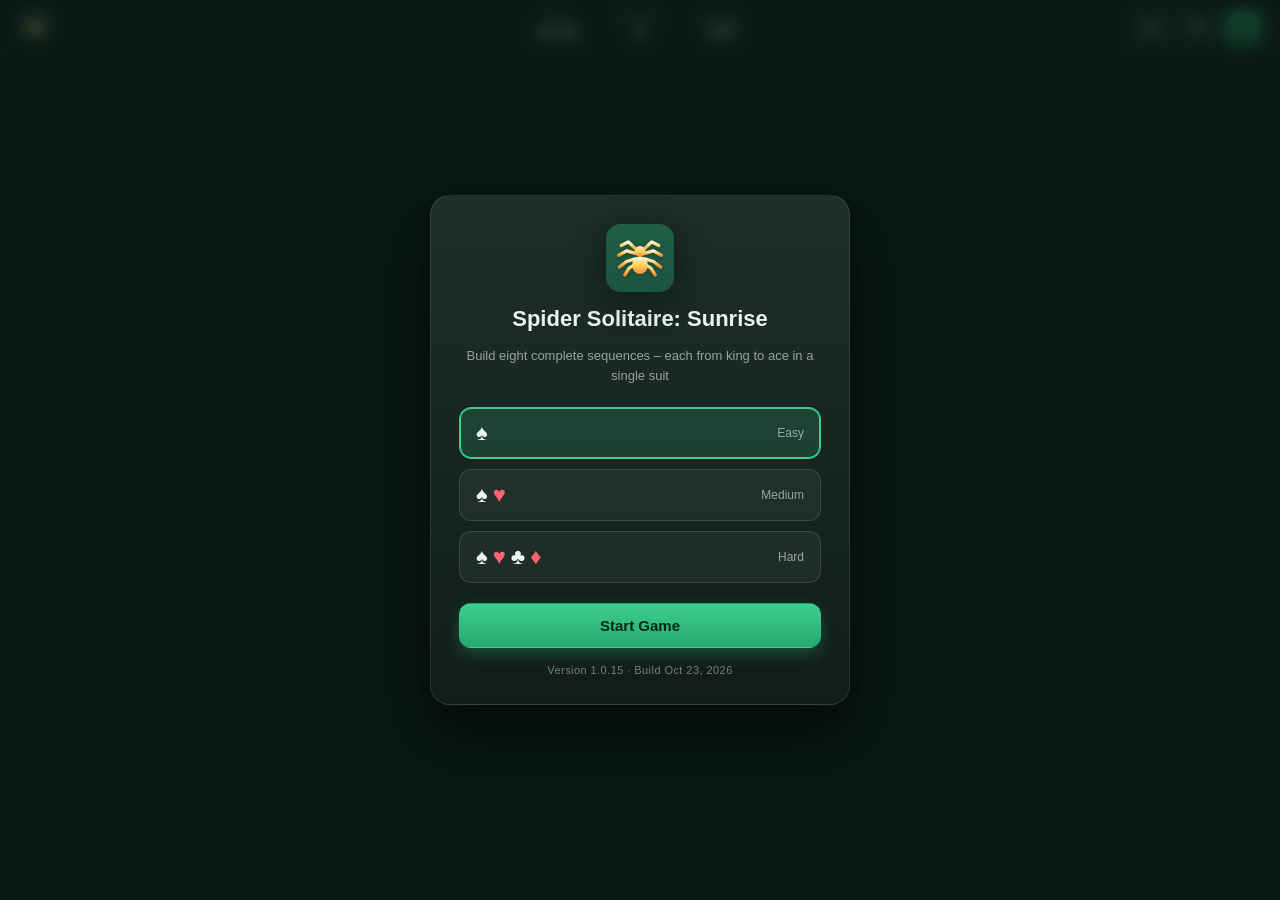
<file: index.html>
<!DOCTYPE html>
<html lang="en">
<head>
  <meta charset="UTF-8" />
  <meta name="viewport" content="width=device-width, initial-scale=1, viewport-fit=cover" />
  <title>Spider Solitaire: Sunrise</title>
  <meta name="description" content="Classic Spider Solitaire as a lightweight offline web app." />
  <meta name="theme-color" content="#0b2b22" />
  <meta name="mobile-web-app-capable" content="yes" />
  <meta name="apple-mobile-web-app-capable" content="yes" />
  <meta name="apple-mobile-web-app-status-bar-style" content="black-translucent" />
  <meta name="apple-mobile-web-app-title" content="Spider Sunrise" />
  <link rel="manifest" href="manifest.json?v=1.0.15" />
  <link rel="icon" type="image/svg+xml" href="icons/favicon.svg" />
  <link rel="icon" type="image/png" sizes="192x192" href="icons/favicon-192.png" />
  <link rel="icon" type="image/png" sizes="32x32" href="icons/favicon-32.png" />
  <link rel="apple-touch-icon" href="icons/apple-touch-icon.png" />
  <link rel="stylesheet" href="style.css" />
</head>
<body>
  <div class="statusbar" aria-hidden="true"></div>
  <header class="topbar">
    <div class="brand" id="btn-info" role="button" tabindex="0" data-i18n-title="app.name" title="Spider Solitaire: Sunrise">
      <img src="icons/favicon.svg" class="logo" alt="" width="34" height="34" />
      <h1>Spider Solitaire: Sunrise</h1>
    </div>

    <div class="stats">
      <div class="stat"><span class="label" data-i18n="stats.time">Time</span><span class="value" id="time">00:00</span></div>
      <div class="stat"><span class="label" data-i18n="stats.moves">Moves</span><span class="value" id="moves">0</span></div>
      <div class="stat"><span class="label" data-i18n="stats.score">Score</span><span class="value" id="score">500</span></div>
    </div>

    <div class="actions">
      <button class="btn" id="btn-undo" data-i18n-title="btn.undo.title" title="Undo last move"><svg class="ico" viewBox="0 0 24 24" fill="none" stroke="currentColor" stroke-width="2" stroke-linecap="round" aria-hidden="true"><path d="M10.85 5.52A8.2 8.2 0 1 1 3.8 14.07" /><path d="M10.38 2.16 5.5 6.27 11.32 8.89Z" fill="currentColor" stroke="none" /><path d="M8.5 13.64h7" /></svg><span data-i18n="btn.undo">Undo</span></button>
      <button class="btn" id="btn-hint" data-i18n-title="btn.hint.title" title="Show a hint"><svg class="ico" viewBox="0 0 24 24" fill="none" stroke="currentColor" stroke-width="1.7" stroke-linecap="round" stroke-linejoin="round" aria-hidden="true"><path d="M12 2.6 21.4 12 12 21.4 2.6 12Z" /><path d="M9.8 10.4a2.2 2.2 0 1 1 3.7 1.7c-.7.55-1.3 1-1.3 1.9" /><path d="M12 16.6h.01" /></svg><span data-i18n="btn.hint">Hint</span></button>
      <button class="btn primary" id="btn-leave" data-i18n-title="btn.leave.title" title="End the game"><svg class="ico" viewBox="0 0 24 24" fill="none" stroke="currentColor" stroke-width="1.9" stroke-linecap="round" stroke-linejoin="round" aria-hidden="true"><rect x="3.4" y="3.4" width="17.2" height="17.2" rx="3.6" /><path d="M7.8 12h8.2" /><path d="M12.9 8.9 16 12 12.9 15.1" /></svg><span data-i18n="btn.leave">Leave</span></button>
    </div>
  </header>

  <main id="board">
    <div id="slots">
      <div class="slot" id="stock-slot"></div>
    </div>
    <div id="cards"></div>
  </main>

  <div class="overlay" id="overlay"></div>
  <div class="toast" id="toast" role="status" aria-live="polite"></div>

  <script src="i18n.js"></script>
  <script src="version.js"></script>
  <script src="script.js"></script>
</body>
</html>
</file>
<file: style.css>
:root {
  --accent: #3ecf8e;
  --accent-dark: #27a86f;
  --noise: url("data:image/svg+xml,%3Csvg%20xmlns='http://www.w3.org/2000/svg'%20width='160'%20height='160'%3E%3Cfilter%20id='n'%3E%3CfeTurbulence%20type='fractalNoise'%20baseFrequency='0.85'%20numOctaves='3'%20stitchTiles='stitch'/%3E%3CfeColorMatrix%20type='saturate'%20values='0'/%3E%3C/filter%3E%3Crect%20width='100%25'%20height='100%25'%20filter='url%28%23n%29'%20opacity='0.05'/%3E%3C/svg%3E");
}

* {
  box-sizing: border-box;
  margin: 0;
  padding: 0;
}

html,
body {
  height: 100%;
}

body {
  position: relative;
  display: flex;
  flex-direction: column;
  height: 100vh;
  height: 100dvh;
  overflow-x: hidden;
  overflow-y: auto;
  overscroll-behavior-y: none;
  padding: 0 env(safe-area-inset-right) env(safe-area-inset-bottom) env(safe-area-inset-left);
  font-family: -apple-system, BlinkMacSystemFont, "Segoe UI", Roboto, Helvetica, Arial, sans-serif;
  color: #eaf3ee;
  background-color: #081712;
  background-image:
    var(--noise),
    radial-gradient(circle at 20% -10%, #1f5d45 0%, #123027 45%, #081712 100%);
  background-size: 160px 160px, auto;
  background-repeat: repeat, no-repeat;
  user-select: none;
  -webkit-user-select: none;
  -webkit-tap-highlight-color: transparent;
  touch-action: manipulation;
}

body::after {
  content: "";
  position: absolute;
  left: 0;
  right: 0;
  top: 100%;
  height: calc(100lvh - 100dvh);
  pointer-events: none;
}

body.dragging {
  cursor: grabbing;
}

body.overlay-open {
  background-image: none;
  background-color: #123027;
}

body.menu-open #board {
  visibility: hidden;
}

.statusbar {
  position: fixed;
  top: 0;
  left: 0;
  right: 0;
  height: 0;
  background: #15372b;
  pointer-events: none;
  z-index: 60;
}

@media (display-mode: standalone) {
  body {
    padding-top: env(safe-area-inset-top);
  }

  .statusbar {
    height: env(safe-area-inset-top);
  }
}

/* ---------- Top bar ---------- */
.topbar {
  position: relative;
  display: flex;
  align-items: center;
  justify-content: space-between;
  gap: 16px;
  padding: clamp(8px, 1.1vw, 10px) var(--gutter, 18px);
  background: #15372b;
  border-bottom: 1px solid rgba(255, 255, 255, 0.08);
  flex: none;
  z-index: 10;
}

.brand {
  display: flex;
  align-items: center;
  gap: 10px;
  min-width: 0;
  cursor: pointer;
  border-radius: 10px;
  transition: opacity 0.15s ease;
}

.brand:hover {
  opacity: 0.72;
}

.brand:focus-visible {
  outline: 2px solid var(--accent);
  outline-offset: 3px;
}

.brand .logo {
  display: block;
  flex: none;
  width: 34px;
  height: 34px;
  filter: drop-shadow(0 2px 4px rgba(0, 0, 0, 0.45));
}

.brand h1 {
  position: absolute;
  width: 1px;
  height: 1px;
  margin: -1px;
  padding: 0;
  overflow: hidden;
  clip: rect(0 0 0 0);
  white-space: nowrap;
  border: 0;
  font-size: 16px;
  font-weight: 600;
  letter-spacing: 0.3px;
  white-space: nowrap;
  overflow: hidden;
  text-overflow: ellipsis;
}

.stats {
  position: absolute;
  top: 50%;
  left: 50%;
  transform: translate(-50%, -50%);
  display: flex;
  flex: none;
  gap: clamp(6px, 2.2vw, 24px);
}

.stat {
  display: flex;
  flex-direction: column;
  align-items: center;
  min-width: clamp(30px, 5.5vw, 58px);
}

.stat .label {
  font-size: clamp(7.5px, 1.2vw, 10px);
  text-transform: uppercase;
  letter-spacing: clamp(0.03em, 0.12vw, 0.12em);
  opacity: 0.55;
}

.stat .value {
  font-size: clamp(13px, 1.9vw, 16px);
  font-weight: 700;
  font-variant-numeric: tabular-nums;
}

.actions {
  display: flex;
  flex: none;
  gap: clamp(3px, 1vw, 8px);
}

.actions .btn {
  padding: 8px clamp(2px, 1.2vw, 10px);
}

.actions .btn span {
  display: none;
}

.btn {
  appearance: none;
  display: inline-flex;
  align-items: center;
  justify-content: center;
  gap: 7px;
  border: 1px solid rgba(255, 255, 255, 0.14);
  background: rgba(255, 255, 255, 0.08);
  color: #eaf3ee;
  padding: 8px 14px;
  border-radius: 10px;
  font-size: 13px;
  font-weight: 600;
  font-family: inherit;
  cursor: pointer;
  transition: transform 0.15s ease, background 0.15s ease, filter 0.15s ease;
  white-space: nowrap;
}

.btn:hover {
  background: rgba(255, 255, 255, 0.16);
  transform: translateY(-1px);
}

.btn:active {
  transform: translateY(0);
}

.btn.primary {
  background: linear-gradient(180deg, var(--accent), var(--accent-dark));
  border-color: transparent;
  color: #06281b;
  box-shadow: 0 6px 16px rgba(46, 204, 138, 0.28);
}

.btn.primary:hover {
  filter: brightness(1.06);
}

.btn.big {
  width: 100%;
  padding: 13px 22px;
  font-size: 15px;
  border-radius: 12px;
}

.btn .ico {
  width: 16px;
  height: 16px;
  flex: none;
  display: block;
}

/* ---------- Board ---------- */
#board {
  position: relative;
  flex: 1 1 auto;
  overflow-x: hidden;
  overflow-y: auto;
  overscroll-behavior-y: contain;
  scrollbar-width: none;
}

#board::-webkit-scrollbar {
  display: none;
}

#board::after {
  content: "";
  display: block;
  height: var(--scroll-h, 0px);
}

#slots,
#cards {
  position: absolute;
  inset: 0;
}

#slots {
  z-index: 0;
}

#cards {
  z-index: 1;
}

.slot {
  position: absolute;
  left: 0;
  top: 0;
  width: var(--cw, 80px);
  height: var(--ch, 114px);
  border-radius: calc(var(--cw, 80px) * 0.09);
  border: 2px dashed rgba(255, 255, 255, 0.16);
  background: rgba(0, 0, 0, 0.12);
}

/* ---------- Cards ---------- */
.topbar,
.slot,
.overlay {
  touch-action: manipulation;
}

.card.down,
.card.lock {
  touch-action: manipulation;
}

#board.zoomed .card {
  touch-action: manipulation;
}

.card {
  position: absolute;
  touch-action: pinch-zoom;
  left: 0;
  top: 0;
  width: var(--cw, 80px);
  height: var(--ch, 114px);
  transform: translate3d(0, 0, 0);
  transition: transform 0.44s cubic-bezier(0.4, 0.2, 0.2, 1);
  will-change: transform;
  perspective: 900px;
}

.card-inner {
  position: absolute;
  inset: 0;
  transform-style: preserve-3d;
  transition: transform 0.46s cubic-bezier(0.4, 0.2, 0.2, 1);
}

.card.down .card-inner {
  transform: rotateY(180deg);
}

.card.deal {
  transition: transform 0.66s cubic-bezier(0.22, 0.61, 0.36, 1);
}

.card.deal .card-inner {
  transition: transform 0.72s cubic-bezier(0.22, 0.61, 0.36, 1);
}

.card.top .front {
  box-shadow: inset 0 0 0 1px rgba(0, 0, 0, 0.08);
}

.card.top .back {
  box-shadow: inset 0 0 0 var(--card-edge, 2px) rgba(255, 255, 255, 0.85);
}

.card.moving .front {
  box-shadow: 0 20px 34px rgba(0, 0, 0, 0.55), inset 0 0 0 1px rgba(0, 0, 0, 0.08);
}

.card.moving .back {
  box-shadow: 0 20px 34px rgba(0, 0, 0, 0.55), inset 0 0 0 var(--card-edge, 2px) rgba(255, 255, 255, 0.85);
}

.face {
  position: absolute;
  inset: 0;
  border-radius: calc(var(--cw, 80px) * 0.09);
  backface-visibility: hidden;
  -webkit-backface-visibility: hidden;
  overflow: hidden;
  transition: box-shadow 0.22s ease;
}

.front {
  background: linear-gradient(158deg, #ffffff 0%, #eef1f4 100%);
  box-shadow: 0 2px 6px rgba(0, 0, 0, 0.35), inset 0 0 0 1px rgba(0, 0, 0, 0.08);
}

.front .rank,
.front .suit {
  position: absolute;
  line-height: 1;
  font-weight: 700;
}

.front .rank {
  font-size: calc(var(--cw, 80px) * 0.23);
}

.front .rank.tl {
  top: 5%;
  left: 6%;
}

.front .rank.br {
  bottom: 5%;
  right: 6%;
}

.front .suit {
  font-size: calc(var(--cw, 80px) * 0.2);
}

.front .suit.tr {
  top: 6%;
  right: 7%;
}

.front .suit.bl {
  bottom: 6%;
  left: 7%;
}

.front .center {
  position: absolute;
  inset: 0;
  display: flex;
  align-items: center;
  justify-content: center;
  font-size: calc(var(--cw, 80px) * 0.42);
  opacity: 0.92;
}


#board.compact {
  --card-edge: 1px;
}

.card.dim .front::after {
  content: "";
  position: absolute;
  inset: 0;
  background: rgba(6, 16, 13, 0.26);
  pointer-events: none;
}

#board.compact .front .rank {
  font-size: calc(var(--cw, 80px) * 0.32);
}

#board.compact .front .rank.tl {
  top: 7%;
  left: 8%;
}

#board.compact .front .suit.tr {
  top: 7%;
  right: 8%;
  font-size: calc(var(--cw, 80px) * 0.32);
}

#board.compact .front .rank.br {
  font-size: calc(var(--cw, 80px) * 0.28);
}

#board.compact .front .suit.bl {
  font-size: calc(var(--cw, 80px) * 0.28);
}

#board.compact .front .center {
  font-size: calc(var(--cw, 80px) * 0.62);
  padding-top: 2%;
}

.red {
  color: #d92b3f;
}

.black {
  color: #1b2230;
}

.back {
  transform: rotateY(180deg);
  background:
    repeating-linear-gradient(45deg, rgba(255, 255, 255, 0.08) 0 6px, transparent 6px 12px),
    linear-gradient(150deg, #2f57a8 0%, #1a2e63 100%);
  box-shadow: 0 2px 6px rgba(0, 0, 0, 0.35), inset 0 0 0 var(--card-edge, 2px) rgba(255, 255, 255, 0.85);
}

.back::after {
  content: "";
  position: absolute;
  inset: 9%;
  border-radius: calc(var(--cw, 80px) * 0.05);
  border: 1px solid rgba(255, 255, 255, 0.3);
  background: radial-gradient(circle at 50% 50%, rgba(255, 255, 255, 0.18), transparent 62%);
}

.card.lift {
  transition: none !important;
  cursor: grabbing;
}

.card.to-foundation {
  transition: transform 0.62s cubic-bezier(0.45, 0.05, 0.25, 1);
}

.card.lift .face {
  box-shadow: 0 20px 34px rgba(0, 0, 0, 0.55), inset 0 0 0 1px rgba(0, 0, 0, 0.08);
}

.card.hint .face {
  box-shadow: 0 0 0 3px #ffd54a, 0 6px 14px rgba(0, 0, 0, 0.45);
}

.card.hint-dest .face {
  animation: pulse 0.7s ease-in-out infinite alternate;
}

@keyframes pulse {
  from {
    box-shadow: 0 0 0 2px rgba(255, 213, 74, 0.5), 0 2px 6px rgba(0, 0, 0, 0.35);
  }
  to {
    box-shadow: 0 0 0 4px rgba(255, 213, 74, 1), 0 2px 6px rgba(0, 0, 0, 0.35);
  }
}

/* ---------- Overlay ---------- */
.overlay {
  position: fixed;
  inset: 0;
  display: none;
  align-items: flex-start;
  justify-content: center;
  overflow-y: auto;
  overscroll-behavior: contain;
  background: rgba(6, 16, 13, 0.72);
  backdrop-filter: blur(7px);
  -webkit-backdrop-filter: blur(7px);
  z-index: 100;
  padding: 20px;
}

.overlay.show {
  display: flex;
}

.modal {
  width: min(420px, 100%);
  margin: auto;
  background: linear-gradient(180deg, rgba(30, 48, 41, 0.98), rgba(17, 29, 25, 0.99));
  border: 1px solid rgba(255, 255, 255, 0.1);
  border-radius: 20px;
  padding: 28px;
  text-align: center;
  box-shadow: 0 30px 60px rgba(0, 0, 0, 0.55);
  animation: pop 0.28s cubic-bezier(0.22, 0.61, 0.36, 1);
}

@keyframes pop {
  from {
    transform: scale(0.92);
    opacity: 0;
  }
  to {
    transform: scale(1);
    opacity: 1;
  }
}

.modal h2 {
  font-size: 22px;
  margin-bottom: 14px;
}

.modal-logo {
  display: block;
  width: 68px;
  height: 68px;
  margin: 0 auto 14px;
  filter: drop-shadow(0 6px 16px rgba(0, 0, 0, 0.45));
}

.modal-actions {
  display: flex;
  flex-wrap: wrap;
  gap: 10px;
}

.modal .btn.big + .difficulty {
  margin-top: 18px;
}

.modal-actions .btn {
  flex: 1 1 auto;
  padding: 12px 16px;
  font-size: 14px;
  border-radius: 12px;
  white-space: nowrap;
}

.modal .sub {
  opacity: 0.6;
  font-size: 13px;
  line-height: 1.5;
  margin-bottom: 22px;
}

.modal .about {
  opacity: 0.72;
  font-size: 13.5px;
  line-height: 1.55;
  margin-bottom: 18px;
}

.opt {
  display: flex;
  align-items: center;
  justify-content: space-between;
  gap: 14px;
  margin-bottom: 12px;
  padding: 11px 14px;
  border-radius: 12px;
  border: 1px solid rgba(255, 255, 255, 0.1);
  background: rgba(255, 255, 255, 0.04);
  font-size: 13px;
  line-height: 1.35;
  color: rgba(234, 243, 238, 0.82);
  text-align: left;
  cursor: pointer;
}

.switch {
  position: relative;
  flex: none;
  width: 40px;
  height: 22px;
}

.switch input {
  position: absolute;
  inset: 0;
  width: 100%;
  height: 100%;
  margin: 0;
  opacity: 0;
  cursor: pointer;
}

.switch .track {
  display: block;
  position: absolute;
  inset: 0;
  border-radius: 999px;
  background: rgba(255, 255, 255, 0.16);
  transition: background 0.18s ease;
}

.switch .track::after {
  content: "";
  position: absolute;
  top: 3px;
  left: 3px;
  width: 16px;
  height: 16px;
  border-radius: 50%;
  background: #eaf3ee;
  transition: transform 0.18s ease, background 0.18s ease;
}

.switch input:checked + .track {
  background: var(--accent);
}

.switch input:checked + .track::after {
  transform: translateX(18px);
  background: #0b2b22;
}

.switch input:focus-visible + .track {
  box-shadow: 0 0 0 2px rgba(62, 207, 142, 0.5);
}

.scores {
  margin-bottom: 18px;
  text-align: left;
}

.scores-title {
  font-size: 10.5px;
  letter-spacing: 0.08em;
  text-transform: uppercase;
  opacity: 0.55;
  margin-bottom: 8px;
  text-align: center;
}

.score-row {
  display: grid;
  grid-template-columns: 18px 1fr 0.8fr 0.85fr 1.05fr;
  gap: 6px;
  font-size: 12px;
  padding: 3px 0;
  text-align: center;
}

.score-head {
  font-size: 10px;
  letter-spacing: 0.06em;
  text-transform: uppercase;
  opacity: 0.45;
}

.score-row.current {
  color: var(--accent);
  font-weight: 700;
}

.difficulty {
  display: grid;
  gap: 10px;
  margin-bottom: 20px;
}

.diff {
  display: flex;
  align-items: center;
  justify-content: space-between;
  padding: 14px 16px;
  border-radius: 12px;
  border: 1px solid rgba(255, 255, 255, 0.12);
  background: rgba(255, 255, 255, 0.05);
  color: #eaf3ee;
  cursor: pointer;
  font-family: inherit;
  transition: background 0.15s ease, border-color 0.15s ease;
}

.diff:hover {
  background: rgba(255, 255, 255, 0.1);
}

.diff.selected {
  border-color: var(--accent);
  background: rgba(62, 207, 142, 0.16);
  box-shadow: inset 0 0 0 1px var(--accent);
}

.diff strong {
  font-size: 15px;
}

.diff .suits {
  display: inline-flex;
  gap: 5px;
  font-size: 22px;
  line-height: 1;
}

.diff .suit.black {
  color: #eaf3ee;
}

.diff .suit.red {
  color: #ff6470;
}

.diff > span {
  font-size: 12px;
  opacity: 0.6;
}

.result {
  display: flex;
  gap: 10px;
  margin-bottom: 20px;
}

.result > div {
  flex: 1;
  display: flex;
  flex-direction: column;
  gap: 4px;
  padding: 12px;
  border-radius: 12px;
  background: rgba(255, 255, 255, 0.06);
}

.result span {
  font-size: 10px;
  text-transform: uppercase;
  letter-spacing: 0.1em;
  opacity: 0.55;
}

.result strong {
  font-size: 18px;
}

.modal > .btn + .btn {
  margin-top: 10px;
}

.app-version {
  margin-top: 16px;
  font-size: 11px;
  letter-spacing: 0.04em;
  opacity: 0.45;
}

.modal .src {
  display: block;
  margin-top: 10px;
  font-size: 12px;
  color: var(--accent);
  text-decoration: none;
  opacity: 0.85;
}

.modal .src:hover {
  opacity: 1;
  text-decoration: underline;
}

/* ---------- Toast ---------- */
.toast {
  position: fixed;
  left: 50%;
  bottom: 26px;
  transform: translate(-50%, 20px);
  background: rgba(20, 30, 26, 0.96);
  border: 1px solid rgba(255, 255, 255, 0.12);
  padding: 12px 18px;
  border-radius: 12px;
  font-size: 13px;
  opacity: 0;
  pointer-events: none;
  transition: opacity 0.25s ease, transform 0.25s ease;
  z-index: 200;
  box-shadow: 0 10px 30px rgba(0, 0, 0, 0.45);
}

.toast.show {
  opacity: 1;
  transform: translate(-50%, 0);
}

/* ---------- Win-Animation ---------- */
.win-cards {
  position: absolute;
  inset: 0;
  overflow: hidden;
  pointer-events: none;
  z-index: 0;
}

.win-cards .win-card {
  transition: none;
  will-change: transform, opacity;
}

.overlay .modal {
  position: relative;
  z-index: 1;
}

/* ---------- Responsive ---------- */
@media (max-width: 330px) {
  .stats {
    position: static;
    transform: none;
  }
}

@media (max-height: 520px) {
  .overlay {
    padding: 10px;
  }

  .modal {
    padding: 14px 16px;
    border-radius: 14px;
  }

  .modal-logo {
    width: 38px;
    height: 38px;
    margin-bottom: 8px;
  }

  .modal h2 {
    font-size: 17px;
    margin-bottom: 8px;
  }

  .modal .sub {
    font-size: 11.5px;
    line-height: 1.4;
    margin-bottom: 12px;
  }

  .modal .about {
    font-size: 12px;
    line-height: 1.45;
    margin-bottom: 12px;
  }

  .difficulty {
    grid-auto-flow: column;
    grid-auto-columns: 1fr;
    gap: 6px;
    margin-bottom: 12px;
  }

  .diff {
    flex-direction: column;
    gap: 3px;
    padding: 8px 6px;
  }

  .diff .suits {
    font-size: 15px;
    gap: 3px;
  }

  .diff > span {
    font-size: 10px;
  }

  .btn.big {
    padding: 9px 16px;
    font-size: 13.5px;
  }

  .app-version {
    margin-top: 8px;
    font-size: 10px;
  }

  .scores {
    margin-bottom: 10px;
  }

  .scores-title {
    font-size: 9.5px;
    margin-bottom: 4px;
  }

  .score-row {
    font-size: 11px;
    padding: 1px 0;
  }

  .score-head {
    font-size: 9px;
  }

  .scores .score-row:nth-child(n + 6) {
    display: none;
  }

  .result {
    gap: 6px;
    margin-bottom: 12px;
  }

  .result > div {
    padding: 8px;
  }
}

@media (prefers-reduced-motion: reduce) {
  *,
  *::before,
  *::after {
    animation-duration: 0.001ms !important;
    animation-iteration-count: 1 !important;
    transition-duration: 0.001ms !important;
  }
}
</file>
